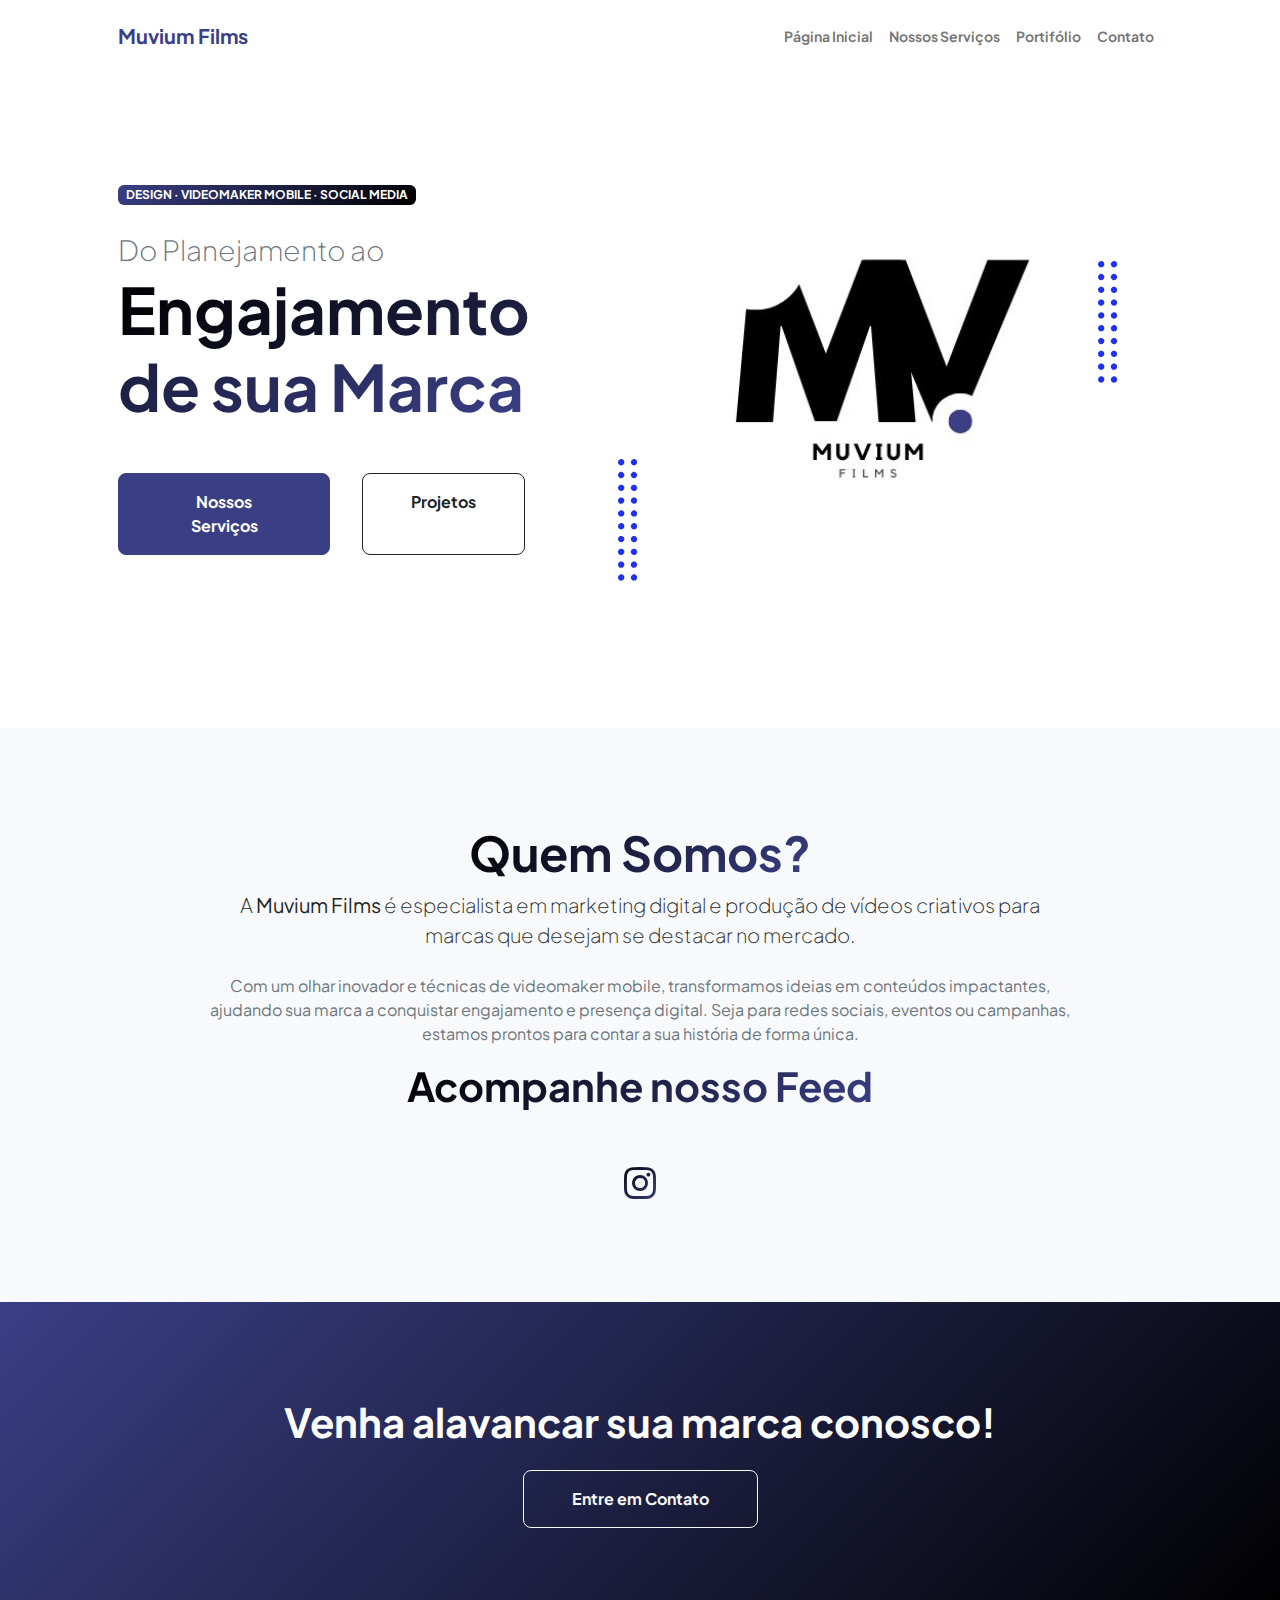
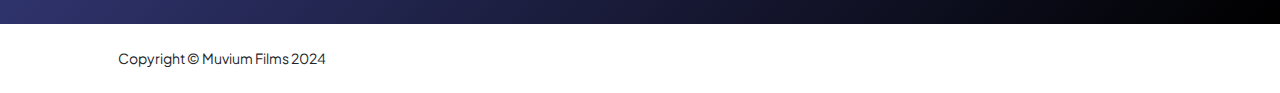
<file: index.html>
<!DOCTYPE html>
<html lang="en">
    <head>
        <meta charset="utf-8" />
        <meta name="viewport" content="width=device-width, initial-scale=1, shrink-to-fit=no" />
        <meta name="description" content="" />
        <meta name="author" content="" />
        <title>Muvium Films</title>
        <!-- Favicon-->
        <link rel="icon" type="image/x-icon" href="assets/logo-png.png" />
        <!-- Custom Google font-->
        <link rel="preconnect" href="https://fonts.googleapis.com" />
        <link rel="preconnect" href="https://fonts.gstatic.com" crossorigin />
        <link href="https://fonts.googleapis.com/css2?family=Plus+Jakarta+Sans:wght@100;200;300;400;500;600;700;800;900&amp;display=swap" rel="stylesheet" />
        <!-- Bootstrap icons-->
        <link href="https://cdn.jsdelivr.net/npm/bootstrap-icons@1.8.1/font/bootstrap-icons.css" rel="stylesheet" />
        <!-- Core theme CSS (includes Bootstrap)-->
        <link href="css/styles.css" rel="stylesheet" />
    </head>
    <body class="d-flex flex-column h-100">
        <main class="flex-shrink-0">
            <!-- Navigation-->
            <nav class="navbar navbar-expand-lg navbar-light bg-white py-3">
                <div class="container px-5">
                    <a class="navbar-brand" href="index.html"><span class="fw-bolder text-primary">Muvium Films</span></a>
                    <button class="navbar-toggler" type="button" data-bs-toggle="collapse" data-bs-target="#navbarSupportedContent" aria-controls="navbarSupportedContent" aria-expanded="false" aria-label="Toggle navigation"><span class="navbar-toggler-icon"></span></button>
                    <div class="collapse navbar-collapse" id="navbarSupportedContent">
                        <ul class="navbar-nav ms-auto mb-2 mb-lg-0 small fw-bolder">
                            <li class="nav-item"><a class="nav-link" href="index.html">Página Inicial</a></li>
                            <li class="nav-item"><a class="nav-link" href="resume.html">Nossos Serviços</a></li>
                            <li class="nav-item"><a class="nav-link" href="projects.html">Portifólio</a></li>
                            <li class="nav-item"><a class="nav-link" href="contact.html">Contato</a></li>
                        </ul>
                    </div>
                </div>
            </nav>
            <!-- Header-->
            <header class="py-5">
                <div class="container px-5 pb-5">
                    <div class="row gx-5 align-items-center">
                        <div class="col-lg-5">
                            <!-- Header text content-->
                            <div class="text-center text-lg-start">
                                <div class="badge bg-gradient-primary-to-secondary text-white mb-4"><div class="text-uppercase">Design &middot; VideoMaker Mobile &middot; Social Media</div></div>
                                <div class="fs-3 fw-light text-muted">Do Planejamento ao</div>
                                <h1 class="display-3 fw-bolder mb-5"><span class="text-gradient d-inline">Engajamento de sua Marca</span></h1>
                                <div class="d-grid gap-3 d-sm-flex justify-content-sm-center justify-content-lg-start mb-3">
                                    <a class="btn btn-primary btn-lg px-5 py-3 me-sm-3 fs-6 fw-bolder" href="resume.html">Nossos Serviços</a>
                                    <a class="btn btn-outline-dark btn-lg px-5 py-3 fs-6 fw-bolder" href="projects.html">Projetos</a>
                                </div>
                            </div>
                        </div>
                        <div class="col-lg-7">
                            <!-- Header profile picture-->
                            <div class="d-flex justify-content-center mt-5 mt-lg-0">
                                <div class="profile bg-gradient-primary-to-secondary">
                                    <!-- TIP: For best results, use a photo with a transparent background like the demo example below-->
                                    <!-- Watch a tutorial on how to do this on YouTube (link)-->
                                    <img class="profile-img" src="assets/1.jpg" alt="..." />
     <div class="dots-1">
                                        <!-- SVG Dots-->
                                        <svg version="1.1" xmlns="http://www.w3.org/2000/svg" xmlns:xlink="http://www.w3.org/1999/xlink" x="0px" y="0px" viewBox="0 0 191.6 1215.4" style="enable-background: new 0 0 191.6 1215.4" xml:space="preserve">
                                            <g transform="translate(0.000000,1280.000000) scale(0.100000,-0.100000)">
                                                <path d="M227.7,12788.6c-105-35-200-141-222-248c-43-206,163-412,369-369c155,32,275,190,260,339c-11,105-90,213-190,262        C383.7,12801.6,289.7,12808.6,227.7,12788.6z"></path>
                                                <path d="M1507.7,12788.6c-151-50-253-216-222-362c25-119,136-230,254-255c194-41,395,142,375,339c-11,105-90,213-190,262        C1663.7,12801.6,1569.7,12808.6,1507.7,12788.6z"></path>
                                                <path d="M227.7,11508.6c-105-35-200-141-222-248c-43-206,163-412,369-369c155,32,275,190,260,339c-11,105-90,213-190,262        C383.7,11521.6,289.7,11528.6,227.7,11508.6z"></path>
                                                <path d="M1507.7,11508.6c-151-50-253-216-222-362c25-119,136-230,254-255c194-41,395,142,375,339c-11,105-90,213-190,262        C1663.7,11521.6,1569.7,11528.6,1507.7,11508.6z"></path>
                                                <path d="M227.7,10228.6c-105-35-200-141-222-248c-43-206,163-412,369-369c155,32,275,190,260,339c-11,105-90,213-190,262        C383.7,10241.6,289.7,10248.6,227.7,10228.6z"></path>
                                                <path d="M1507.7,10228.6c-105-35-200-141-222-248c-43-206,163-412,369-369c155,32,275,190,260,339c-11,105-90,213-190,262        C1663.7,10241.6,1569.7,10248.6,1507.7,10228.6z"></path>
                                                <path d="M227.7,8948.6c-105-35-200-141-222-248c-43-206,163-412,369-369c155,32,275,190,260,339c-11,105-90,213-190,262        C383.7,8961.6,289.7,8968.6,227.7,8948.6z"></path>
                                                <path d="M1507.7,8948.6c-105-35-200-141-222-248c-43-206,163-412,369-369c155,32,275,190,260,339c-11,105-90,213-190,262        C1663.7,8961.6,1569.7,8968.6,1507.7,8948.6z"></path>
                                                <path d="M227.7,7668.6c-105-35-200-141-222-248c-43-206,163-412,369-369c155,32,275,190,260,339c-11,105-90,213-190,262        C383.7,7681.6,289.7,7688.6,227.7,7668.6z"></path>
                                                <path d="M1507.7,7668.6c-105-35-200-141-222-248c-43-206,163-412,369-369c155,32,275,190,260,339c-11,105-90,213-190,262        C1663.7,7681.6,1569.7,7688.6,1507.7,7668.6z"></path>
                                                <path d="M227.7,6388.6c-105-35-200-141-222-248c-43-206,163-412,369-369c155,32,275,190,260,339c-11,105-90,213-190,262        C383.7,6401.6,289.7,6408.6,227.7,6388.6z"></path>
                                                <path d="M1507.7,6388.6c-105-35-200-141-222-248c-43-206,163-412,369-369c155,32,275,190,260,339c-11,105-90,213-190,262        C1663.7,6401.6,1569.7,6408.6,1507.7,6388.6z"></path>
                                                <path d="M227.7,5108.6c-105-35-200-141-222-248c-43-206,163-412,369-369c155,32,275,190,260,339c-11,105-90,213-190,262        C383.7,5121.6,289.7,5128.6,227.7,5108.6z"></path>
                                                <path d="M1507.7,5108.6c-105-35-200-141-222-248c-43-206,163-412,369-369c155,32,275,190,260,339c-11,105-90,213-190,262        C1663.7,5121.6,1569.7,5128.6,1507.7,5108.6z"></path>
                                                <path d="M227.7,3828.6c-105-35-200-141-222-248c-43-206,163-412,369-369c155,32,275,190,260,339c-11,105-90,213-190,262        C383.7,3841.6,289.7,3848.6,227.7,3828.6z"></path>
                                                <path d="M1507.7,3828.6c-105-35-200-141-222-248c-43-206,163-412,369-369c155,32,275,190,260,339c-11,105-90,213-190,262        C1663.7,3841.6,1569.7,3848.6,1507.7,3828.6z"></path>
                                                <path d="M227.7,2548.6c-105-35-200-141-222-248c-43-206,163-412,369-369c155,32,275,190,260,339c-11,105-90,213-190,262        C383.7,2561.6,289.7,2568.6,227.7,2548.6z"></path>
                                                <path d="M1507.7,2548.6c-105-35-200-141-222-248c-43-206,163-412,369-369c155,32,275,190,260,339c-11,105-90,213-190,262        C1663.7,2561.6,1569.7,2568.6,1507.7,2548.6z"></path>
                                                <path d="M227.7,1268.6c-105-35-200-141-222-248c-43-206,163-412,369-369c155,32,275,190,260,339c-11,105-90,213-190,262        C383.7,1281.6,289.7,1288.6,227.7,1268.6z"></path>
                                                <path d="M1507.7,1268.6c-105-35-200-141-222-248c-43-206,163-412,369-369c155,32,275,190,260,339c-11,105-90,213-190,262        C1663.7,1281.6,1569.7,1288.6,1507.7,1268.6z"></path>
                                            </g>
                                        </svg>
                                        <!-- END of SVG dots-->
                                    </div>
                                    <div class="dots-2">
                                        <!-- SVG Dots-->
                                        <svg version="1.1" xmlns="http://www.w3.org/2000/svg" xmlns:xlink="http://www.w3.org/1999/xlink" x="0px" y="0px" viewBox="0 0 191.6 1215.4" style="enable-background: new 0 0 191.6 1215.4" xml:space="preserve">
                                            <g transform="translate(0.000000,1280.000000) scale(0.100000,-0.100000)">
                                                <path d="M227.7,12788.6c-105-35-200-141-222-248c-43-206,163-412,369-369c155,32,275,190,260,339c-11,105-90,213-190,262        C383.7,12801.6,289.7,12808.6,227.7,12788.6z"></path>
                                                <path d="M1507.7,12788.6c-151-50-253-216-222-362c25-119,136-230,254-255c194-41,395,142,375,339c-11,105-90,213-190,262        C1663.7,12801.6,1569.7,12808.6,1507.7,12788.6z"></path>
                                                <path d="M227.7,11508.6c-105-35-200-141-222-248c-43-206,163-412,369-369c155,32,275,190,260,339c-11,105-90,213-190,262        C383.7,11521.6,289.7,11528.6,227.7,11508.6z"></path>
                                                <path d="M1507.7,11508.6c-151-50-253-216-222-362c25-119,136-230,254-255c194-41,395,142,375,339c-11,105-90,213-190,262        C1663.7,11521.6,1569.7,11528.6,1507.7,11508.6z"></path>
                                                <path d="M227.7,10228.6c-105-35-200-141-222-248c-43-206,163-412,369-369c155,32,275,190,260,339c-11,105-90,213-190,262        C383.7,10241.6,289.7,10248.6,227.7,10228.6z"></path>
                                                <path d="M1507.7,10228.6c-105-35-200-141-222-248c-43-206,163-412,369-369c155,32,275,190,260,339c-11,105-90,213-190,262        C1663.7,10241.6,1569.7,10248.6,1507.7,10228.6z"></path>
                                                <path d="M227.7,8948.6c-105-35-200-141-222-248c-43-206,163-412,369-369c155,32,275,190,260,339c-11,105-90,213-190,262        C383.7,8961.6,289.7,8968.6,227.7,8948.6z"></path>
                                                <path d="M1507.7,8948.6c-105-35-200-141-222-248c-43-206,163-412,369-369c155,32,275,190,260,339c-11,105-90,213-190,262        C1663.7,8961.6,1569.7,8968.6,1507.7,8948.6z"></path>
                                                <path d="M227.7,7668.6c-105-35-200-141-222-248c-43-206,163-412,369-369c155,32,275,190,260,339c-11,105-90,213-190,262        C383.7,7681.6,289.7,7688.6,227.7,7668.6z"></path>
                                                <path d="M1507.7,7668.6c-105-35-200-141-222-248c-43-206,163-412,369-369c155,32,275,190,260,339c-11,105-90,213-190,262        C1663.7,7681.6,1569.7,7688.6,1507.7,7668.6z"></path>
                                                <path d="M227.7,6388.6c-105-35-200-141-222-248c-43-206,163-412,369-369c155,32,275,190,260,339c-11,105-90,213-190,262        C383.7,6401.6,289.7,6408.6,227.7,6388.6z"></path>
                                                <path d="M1507.7,6388.6c-105-35-200-141-222-248c-43-206,163-412,369-369c155,32,275,190,260,339c-11,105-90,213-190,262        C1663.7,6401.6,1569.7,6408.6,1507.7,6388.6z"></path>
                                                <path d="M227.7,5108.6c-105-35-200-141-222-248c-43-206,163-412,369-369c155,32,275,190,260,339c-11,105-90,213-190,262        C383.7,5121.6,289.7,5128.6,227.7,5108.6z"></path>
                                                <path d="M1507.7,5108.6c-105-35-200-141-222-248c-43-206,163-412,369-369c155,32,275,190,260,339c-11,105-90,213-190,262        C1663.7,5121.6,1569.7,5128.6,1507.7,5108.6z"></path>
                                                <path d="M227.7,3828.6c-105-35-200-141-222-248c-43-206,163-412,369-369c155,32,275,190,260,339c-11,105-90,213-190,262        C383.7,3841.6,289.7,3848.6,227.7,3828.6z"></path>
                                                <path d="M1507.7,3828.6c-105-35-200-141-222-248c-43-206,163-412,369-369c155,32,275,190,260,339c-11,105-90,213-190,262        C1663.7,3841.6,1569.7,3848.6,1507.7,3828.6z"></path>
                                                <path d="M227.7,2548.6c-105-35-200-141-222-248c-43-206,163-412,369-369c155,32,275,190,260,339c-11,105-90,213-190,262        C383.7,2561.6,289.7,2568.6,227.7,2548.6z"></path>
                                                <path d="M1507.7,2548.6c-105-35-200-141-222-248c-43-206,163-412,369-369c155,32,275,190,260,339c-11,105-90,213-190,262        C1663.7,2561.6,1569.7,2568.6,1507.7,2548.6z"></path>
                                                <path d="M227.7,1268.6c-105-35-200-141-222-248c-43-206,163-412,369-369c155,32,275,190,260,339c-11,105-90,213-190,262        C383.7,1281.6,289.7,1288.6,227.7,1268.6z"></path>
                                                <path d="M1507.7,1268.6c-105-35-200-141-222-248c-43-206,163-412,369-369c155,32,275,190,260,339c-11,105-90,213-190,262        C1663.7,1281.6,1569.7,1288.6,1507.7,1268.6z"></path>
                                            </g>
                                        </svg>
                                        <!-- END of SVG dots-->
                                    </div>
                                    <div class="dots-3">
                                        <!-- SVG Dots-->
                                        <svg version="1.1" xmlns="http://www.w3.org/2000/svg" xmlns:xlink="http://www.w3.org/1999/xlink" x="0px" y="0px" viewBox="0 0 191.6 1215.4" style="enable-background: new 0 0 191.6 1215.4" xml:space="preserve">
                                            <g transform="translate(0.000000,1280.000000) scale(0.100000,-0.100000)">
                                                <path d="M227.7,12788.6c-105-35-200-141-222-248c-43-206,163-412,369-369c155,32,275,190,260,339c-11,105-90,213-190,262        C383.7,12801.6,289.7,12808.6,227.7,12788.6z"></path>
                                                <path d="M1507.7,12788.6c-151-50-253-216-222-362c25-119,136-230,254-255c194-41,395,142,375,339c-11,105-90,213-190,262        C1663.7,12801.6,1569.7,12808.6,1507.7,12788.6z"></path>
                                                <path d="M227.7,11508.6c-105-35-200-141-222-248c-43-206,163-412,369-369c155,32,275,190,260,339c-11,105-90,213-190,262        C383.7,11521.6,289.7,11528.6,227.7,11508.6z"></path>
                                                <path d="M1507.7,11508.6c-151-50-253-216-222-362c25-119,136-230,254-255c194-41,395,142,375,339c-11,105-90,213-190,262        C1663.7,11521.6,1569.7,11528.6,1507.7,11508.6z"></path>
                                                <path d="M227.7,10228.6c-105-35-200-141-222-248c-43-206,163-412,369-369c155,32,275,190,260,339c-11,105-90,213-190,262        C383.7,10241.6,289.7,10248.6,227.7,10228.6z"></path>
                                                <path d="M1507.7,10228.6c-105-35-200-141-222-248c-43-206,163-412,369-369c155,32,275,190,260,339c-11,105-90,213-190,262        C1663.7,10241.6,1569.7,10248.6,1507.7,10228.6z"></path>
                                                <path d="M227.7,8948.6c-105-35-200-141-222-248c-43-206,163-412,369-369c155,32,275,190,260,339c-11,105-90,213-190,262        C383.7,8961.6,289.7,8968.6,227.7,8948.6z"></path>
                                                <path d="M1507.7,8948.6c-105-35-200-141-222-248c-43-206,163-412,369-369c155,32,275,190,260,339c-11,105-90,213-190,262        C1663.7,8961.6,1569.7,8968.6,1507.7,8948.6z"></path>
                                                <path d="M227.7,7668.6c-105-35-200-141-222-248c-43-206,163-412,369-369c155,32,275,190,260,339c-11,105-90,213-190,262        C383.7,7681.6,289.7,7688.6,227.7,7668.6z"></path>
                                                <path d="M1507.7,7668.6c-105-35-200-141-222-248c-43-206,163-412,369-369c155,32,275,190,260,339c-11,105-90,213-190,262        C1663.7,7681.6,1569.7,7688.6,1507.7,7668.6z"></path>
                                                <path d="M227.7,6388.6c-105-35-200-141-222-248c-43-206,163-412,369-369c155,32,275,190,260,339c-11,105-90,213-190,262        C383.7,6401.6,289.7,6408.6,227.7,6388.6z"></path>
                                                <path d="M1507.7,6388.6c-105-35-200-141-222-248c-43-206,163-412,369-369c155,32,275,190,260,339c-11,105-90,213-190,262        C1663.7,6401.6,1569.7,6408.6,1507.7,6388.6z"></path>
                                                <path d="M227.7,5108.6c-105-35-200-141-222-248c-43-206,163-412,369-369c155,32,275,190,260,339c-11,105-90,213-190,262        C383.7,5121.6,289.7,5128.6,227.7,5108.6z"></path>
                                                <path d="M1507.7,5108.6c-105-35-200-141-222-248c-43-206,163-412,369-369c155,32,275,190,260,339c-11,105-90,213-190,262        C1663.7,5121.6,1569.7,5128.6,1507.7,5108.6z"></path>
                                                <path d="M227.7,3828.6c-105-35-200-141-222-248c-43-206,163-412,369-369c155,32,275,190,260,339c-11,105-90,213-190,262        C383.7,3841.6,289.7,3848.6,227.7,3828.6z"></path>
                                                <path d="M1507.7,3828.6c-105-35-200-141-222-248c-43-206,163-412,369-369c155,32,275,190,260,339c-11,105-90,213-190,262        C1663.7,3841.6,1569.7,3848.6,1507.7,3828.6z"></path>
                                                <path d="M227.7,2548.6c-105-35-200-141-222-248c-43-206,163-412,369-369c155,32,275,190,260,339c-11,105-90,213-190,262        C383.7,2561.6,289.7,2568.6,227.7,2548.6z"></path>
                                                <path d="M1507.7,2548.6c-105-35-200-141-222-248c-43-206,163-412,369-369c155,32,275,190,260,339c-11,105-90,213-190,262        C1663.7,2561.6,1569.7,2568.6,1507.7,2548.6z"></path>
                                                <path d="M227.7,1268.6c-105-35-200-141-222-248c-43-206,163-412,369-369c155,32,275,190,260,339c-11,105-90,213-190,262        C383.7,1281.6,289.7,1288.6,227.7,1268.6z"></path>
                                                <path d="M1507.7,1268.6c-105-35-200-141-222-248c-43-206,163-412,369-369c155,32,275,190,260,339c-11,105-90,213-190,262        C1663.7,1281.6,1569.7,1288.6,1507.7,1268.6z"></path>
                                            </g>
                                        </svg>
                                        <!-- END of SVG dots-->
                                    </div>
                                    <div class="dots-4">
                                        <!-- SVG Dots-->
                                        <svg version="1.1" xmlns="http://www.w3.org/2000/svg" xmlns:xlink="http://www.w3.org/1999/xlink" x="0px" y="0px" viewBox="0 0 191.6 1215.4" style="enable-background: new 0 0 191.6 1215.4" xml:space="preserve">
                                            <g transform="translate(0.000000,1280.000000) scale(0.100000,-0.100000)">
                                                <path d="M227.7,12788.6c-105-35-200-141-222-248c-43-206,163-412,369-369c155,32,275,190,260,339c-11,105-90,213-190,262        C383.7,12801.6,289.7,12808.6,227.7,12788.6z"></path>
                                                <path d="M1507.7,12788.6c-151-50-253-216-222-362c25-119,136-230,254-255c194-41,395,142,375,339c-11,105-90,213-190,262        C1663.7,12801.6,1569.7,12808.6,1507.7,12788.6z"></path>
                                                <path d="M227.7,11508.6c-105-35-200-141-222-248c-43-206,163-412,369-369c155,32,275,190,260,339c-11,105-90,213-190,262        C383.7,11521.6,289.7,11528.6,227.7,11508.6z"></path>
                                                <path d="M1507.7,11508.6c-151-50-253-216-222-362c25-119,136-230,254-255c194-41,395,142,375,339c-11,105-90,213-190,262        C1663.7,11521.6,1569.7,11528.6,1507.7,11508.6z"></path>
                                                <path d="M227.7,10228.6c-105-35-200-141-222-248c-43-206,163-412,369-369c155,32,275,190,260,339c-11,105-90,213-190,262        C383.7,10241.6,289.7,10248.6,227.7,10228.6z"></path>
                                                <path d="M1507.7,10228.6c-105-35-200-141-222-248c-43-206,163-412,369-369c155,32,275,190,260,339c-11,105-90,213-190,262        C1663.7,10241.6,1569.7,10248.6,1507.7,10228.6z"></path>
                                                <path d="M227.7,8948.6c-105-35-200-141-222-248c-43-206,163-412,369-369c155,32,275,190,260,339c-11,105-90,213-190,262        C383.7,8961.6,289.7,8968.6,227.7,8948.6z"></path>
                                                <path d="M1507.7,8948.6c-105-35-200-141-222-248c-43-206,163-412,369-369c155,32,275,190,260,339c-11,105-90,213-190,262        C1663.7,8961.6,1569.7,8968.6,1507.7,8948.6z"></path>
                                                <path d="M227.7,7668.6c-105-35-200-141-222-248c-43-206,163-412,369-369c155,32,275,190,260,339c-11,105-90,213-190,262        C383.7,7681.6,289.7,7688.6,227.7,7668.6z"></path>
                                                <path d="M1507.7,7668.6c-105-35-200-141-222-248c-43-206,163-412,369-369c155,32,275,190,260,339c-11,105-90,213-190,262        C1663.7,7681.6,1569.7,7688.6,1507.7,7668.6z"></path>
                                                <path d="M227.7,6388.6c-105-35-200-141-222-248c-43-206,163-412,369-369c155,32,275,190,260,339c-11,105-90,213-190,262        C383.7,6401.6,289.7,6408.6,227.7,6388.6z"></path>
                                                <path d="M1507.7,6388.6c-105-35-200-141-222-248c-43-206,163-412,369-369c155,32,275,190,260,339c-11,105-90,213-190,262        C1663.7,6401.6,1569.7,6408.6,1507.7,6388.6z"></path>
                                                <path d="M227.7,5108.6c-105-35-200-141-222-248c-43-206,163-412,369-369c155,32,275,190,260,339c-11,105-90,213-190,262        C383.7,5121.6,289.7,5128.6,227.7,5108.6z"></path>
                                                <path d="M1507.7,5108.6c-105-35-200-141-222-248c-43-206,163-412,369-369c155,32,275,190,260,339c-11,105-90,213-190,262        C1663.7,5121.6,1569.7,5128.6,1507.7,5108.6z"></path>
                                                <path d="M227.7,3828.6c-105-35-200-141-222-248c-43-206,163-412,369-369c155,32,275,190,260,339c-11,105-90,213-190,262        C383.7,3841.6,289.7,3848.6,227.7,3828.6z"></path>
                                                <path d="M1507.7,3828.6c-105-35-200-141-222-248c-43-206,163-412,369-369c155,32,275,190,260,339c-11,105-90,213-190,262        C1663.7,3841.6,1569.7,3848.6,1507.7,3828.6z"></path>
                                                <path d="M227.7,2548.6c-105-35-200-141-222-248c-43-206,163-412,369-369c155,32,275,190,260,339c-11,105-90,213-190,262        C383.7,2561.6,289.7,2568.6,227.7,2548.6z"></path>
                                                <path d="M1507.7,2548.6c-105-35-200-141-222-248c-43-206,163-412,369-369c155,32,275,190,260,339c-11,105-90,213-190,262        C1663.7,2561.6,1569.7,2568.6,1507.7,2548.6z"></path>
                                                <path d="M227.7,1268.6c-105-35-200-141-222-248c-43-206,163-412,369-369c155,32,275,190,260,339c-11,105-90,213-190,262        C383.7,1281.6,289.7,1288.6,227.7,1268.6z"></path>
                                                <path d="M1507.7,1268.6c-105-35-200-141-222-248c-43-206,163-412,369-369c155,32,275,190,260,339c-11,105-90,213-190,262        C1663.7,1281.6,1569.7,1288.6,1507.7,1268.6z"></path>
                                            </g>
                                        </svg>
                                </div>
                            </div>
                        </div>
                    </div>
                </div>
            </header>

            <!-- About Section-->
            <section class="bg-light py-5">
                <div class="container px-5">
                    <div class="row gx-5 justify-content-center">
                        <div class="col-xxl-8 col-lg-10">
                            <div class="text-center my-5">
                                <h2 class="display-5 fw-bolder"><span class="text-gradient d-inline">Quem Somos?</span></h2>
                                <p class="lead fw-light mb-4">A <strong>Muvium Films</strong> é especialista em marketing digital e produção de vídeos criativos para marcas que desejam se destacar no mercado.</p>
                                <p class="text-muted">Com um olhar inovador e técnicas de videomaker mobile, transformamos ideias em conteúdos impactantes, ajudando sua marca a conquistar engajamento e presença digital. Seja para redes sociais, eventos ou campanhas, estamos prontos para contar a sua história de forma única.</p>
                                <h1 class="display-4 fw-bolder mb-0"><span class="text-gradient d-inline">Acompanhe nosso Feed</span></h1>
                                <!-- Instagram Feed -->
                                <div id="instagram-feed" class="d-flex justify-content-center gap-4 mt-4"></div>
                                
                                <div class="d-flex justify-content-center fs-2 gap-4 mt-4">
                                    <a class="text-gradient" href="https://www.instagram.com/muviumfilms/" target="_blank" aria-label="Instagram"><i class="bi bi-instagram"></i></a>
                                </div>
                            </div>
                        </div>
                    </div>
                </div>
            </section>
            
            <!-- Call to Action Section-->
            <section class="py-5 bg-gradient-primary-to-secondary text-white">
                <div class="container px-5 my-5">
                    <div class="text-center">
                        <h2 class="display-4 fw-bolder mb-4">Venha alavancar sua marca conosco!</h2>
                        <a class="btn btn-outline-light btn-lg px-5 py-3 fs-6 fw-bolder" href="contact.html">Entre em Contato</a>
                    </div>
                </div>
            </section>
        </main>
        <!-- Footer-->
        <footer class="bg-white py-4 mt-auto">
            <div class="container px-5">
                <div class="row align-items-center justify-content-between flex-column flex-sm-row">
                    <div class="col-auto"><div class="small m-0">Copyright &copy; Muvium Films 2024</div></div>
                </div>
            </div>
        </footer>
        <!-- Bootstrap core JS-->
        <script src="https://cdn.jsdelivr.net/npm/bootstrap@5.2.3/dist/js/bootstrap.bundle.min.js"></script>
        <!-- Core theme JS-->
        <script src="js/scripts.js"></script>
        
    </body>
</html>
</file>
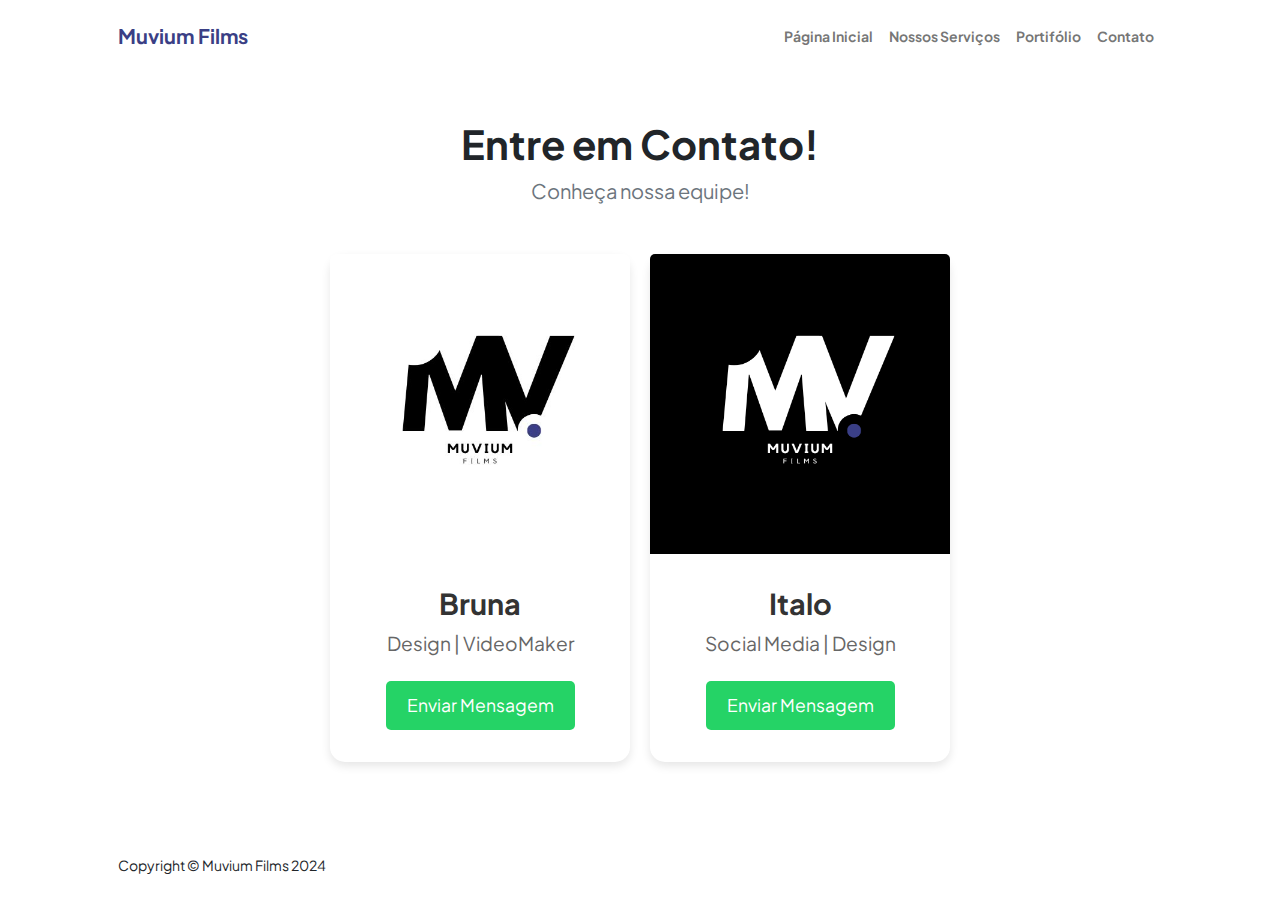
<file: contact.html>
<!DOCTYPE html>
<html lang="en">
<head>
    <meta charset="utf-8" />
    <meta name="viewport" content="width=device-width, initial-scale=1, shrink-to-fit=no" />
    <meta name="description" content />
    <meta name="author" content />
    <title>Contato Muvium Films</title>
    <!-- Favicon-->
    <link rel="icon" type="image/x-icon" href="assets/logo-png.png" />
    <!-- Custom Google font-->
    <link rel="preconnect" href="https://fonts.googleapis.com" />
    <link rel="preconnect" href="https://fonts.gstatic.com" crossorigin />
    <link href="https://fonts.googleapis.com/css2?family=Plus+Jakarta+Sans:wght@100;200;300;400;500;600;700;800;900&amp;display=swap" rel="stylesheet" />
    <!-- Bootstrap icons-->
    <link href="https://cdn.jsdelivr.net/npm/bootstrap-icons@1.8.1/font/bootstrap-icons.css" rel="stylesheet" />
    <!-- Core theme CSS (includes Bootstrap)-->
    <link href="css/styles.css" rel="stylesheet" />
    <style>
        /* Estilo dos cards */
        .card {
            border: none;
            border-radius: 15px;
            box-shadow: 0 4px 10px rgba(0, 0, 0, 0.1);
            transition: transform 0.3s ease, box-shadow 0.3s ease;
            margin-bottom: 20px;
        }

        .card:hover {
            transform: translateY(-5px);
            box-shadow: 0 8px 20px rgba(0, 0, 0, 0.2);
        }

        .card-body {
            text-align: center;
            padding: 2rem;
        }

        .card-title {
            font-size: 1.8rem;
            font-weight: bold;
            color: #333;
        }

        .card-text {
            font-size: 1.2rem;
            color: #666;
            margin-bottom: 1.5rem;
        }

        .btn-contact {
            background-color: #25D366; /* Cor do WhatsApp */
            color: white;
            font-size: 1.1rem;
            border-radius: 5px;
            padding: 10px 20px;
            transition: background-color 0.3s ease, transform 0.3s ease;
        }

        .btn-contact:hover {
            background-color: #128C7E; /* Cor de hover */
            transform: translateY(-3px);
        }

        /* Container para os cards */
        .container-cards {
            display: flex;
            flex-wrap: wrap;
            justify-content: center;
            gap: 20px;
            margin-top: 2rem;
        }

        .col-lg-4 {
            width: 100%;
            max-width: 300px;
        }

        @media (min-width: 768px) {
            .col-lg-4 {
                width: 48%;
            }
        }

        @media (min-width: 992px) {
            .col-lg-4 {
                width: 30%;
            }
        }
    </style>
</head>
<body class="d-flex flex-column">
    <main class="flex-shrink-0">
        <!-- Navigation-->
        <nav class="navbar navbar-expand-lg navbar-light bg-white py-3">
            <div class="container px-5">
                <a class="navbar-brand" href="index.html"><span class="fw-bolder text-primary">Muvium Films</span></a>
                <button class="navbar-toggler" type="button" data-bs-toggle="collapse" data-bs-target="#navbarSupportedContent" aria-controls="navbarSupportedContent" aria-expanded="false" aria-label="Toggle navigation"><span class="navbar-toggler-icon"></span></button>
                <div class="collapse navbar-collapse" id="navbarSupportedContent">
                    <ul class="navbar-nav ms-auto mb-2 mb-lg-0 small fw-bolder">
                        <li class="nav-item"><a class="nav-link" href="index.html">Página Inicial</a></li>
                        <li class="nav-item"><a class="nav-link" href="resume.html">Nossos Serviços</a></li>
                        <li class="nav-item"><a class="nav-link" href="projects.html">Portifólio</a></li>
                        <li class="nav-item"><a class="nav-link" href="contact.html">Contato</a></li>
                    </ul>
                </div>
            </div>
        </nav>

        <!-- Page content-->
        <section class="py-5">
            <div class="container px-5">
                <div class="text-center mb-5">
                    <h1 class="fw-bolder">Entre em Contato!</h1>
                    <p class="lead fw-normal text-muted mb-0">Conheça nossa equipe!</p>
                </div>

                <!-- Container para os cards -->
                <div class="container-cards">
                    <!-- Card Bruna -->
                    <div class="col-lg-4">
                        <div class="card">
                            <img src="./assets/1.jpg" class="card-img-top" alt="Bruna">
                            <div class="card-body">
                                <h5 class="card-title">Bruna</h5>
                                <p class="card-text">Design | VideoMaker</p>
                                <a href="https://api.whatsapp.com/send?phone=556593085418" target="_blank" class="btn btn-contact">Enviar Mensagem</a>
                            </div>
                        </div>
                    </div>
                    <!-- Card Italo -->
                    <div class="col-lg-4">
                        <div class="card">
                            <img src="./assets/3.png" class="card-img-top" alt="Italo">
                            <div class="card-body">
                                <h5 class="card-title">Italo</h5>
                                <p class="card-text">Social Media | Design</p>
                                <a href="https://api.whatsapp.com/send?phone=556592428441" target="_blank" class="btn btn-contact">Enviar Mensagem</a>
                            </div>
                        </div>
                    </div>
                </div>
            </div>
        </section>
    </main>

    <!-- Footer-->
    <footer class="bg-white py-4 mt-auto">
        <div class="container px-5">
            <div class="row align-items-center justify-content-between flex-column flex-sm-row">
                <div class="col-auto"><div class="small m-0">Copyright &copy; Muvium Films 2024</div></div>
            </div>
        </div>
    </footer>

    <script src="https://cdn.jsdelivr.net/npm/bootstrap@5.2.3/dist/js/bootstrap.bundle.min.js"></script>
</body>
</html>
</file>
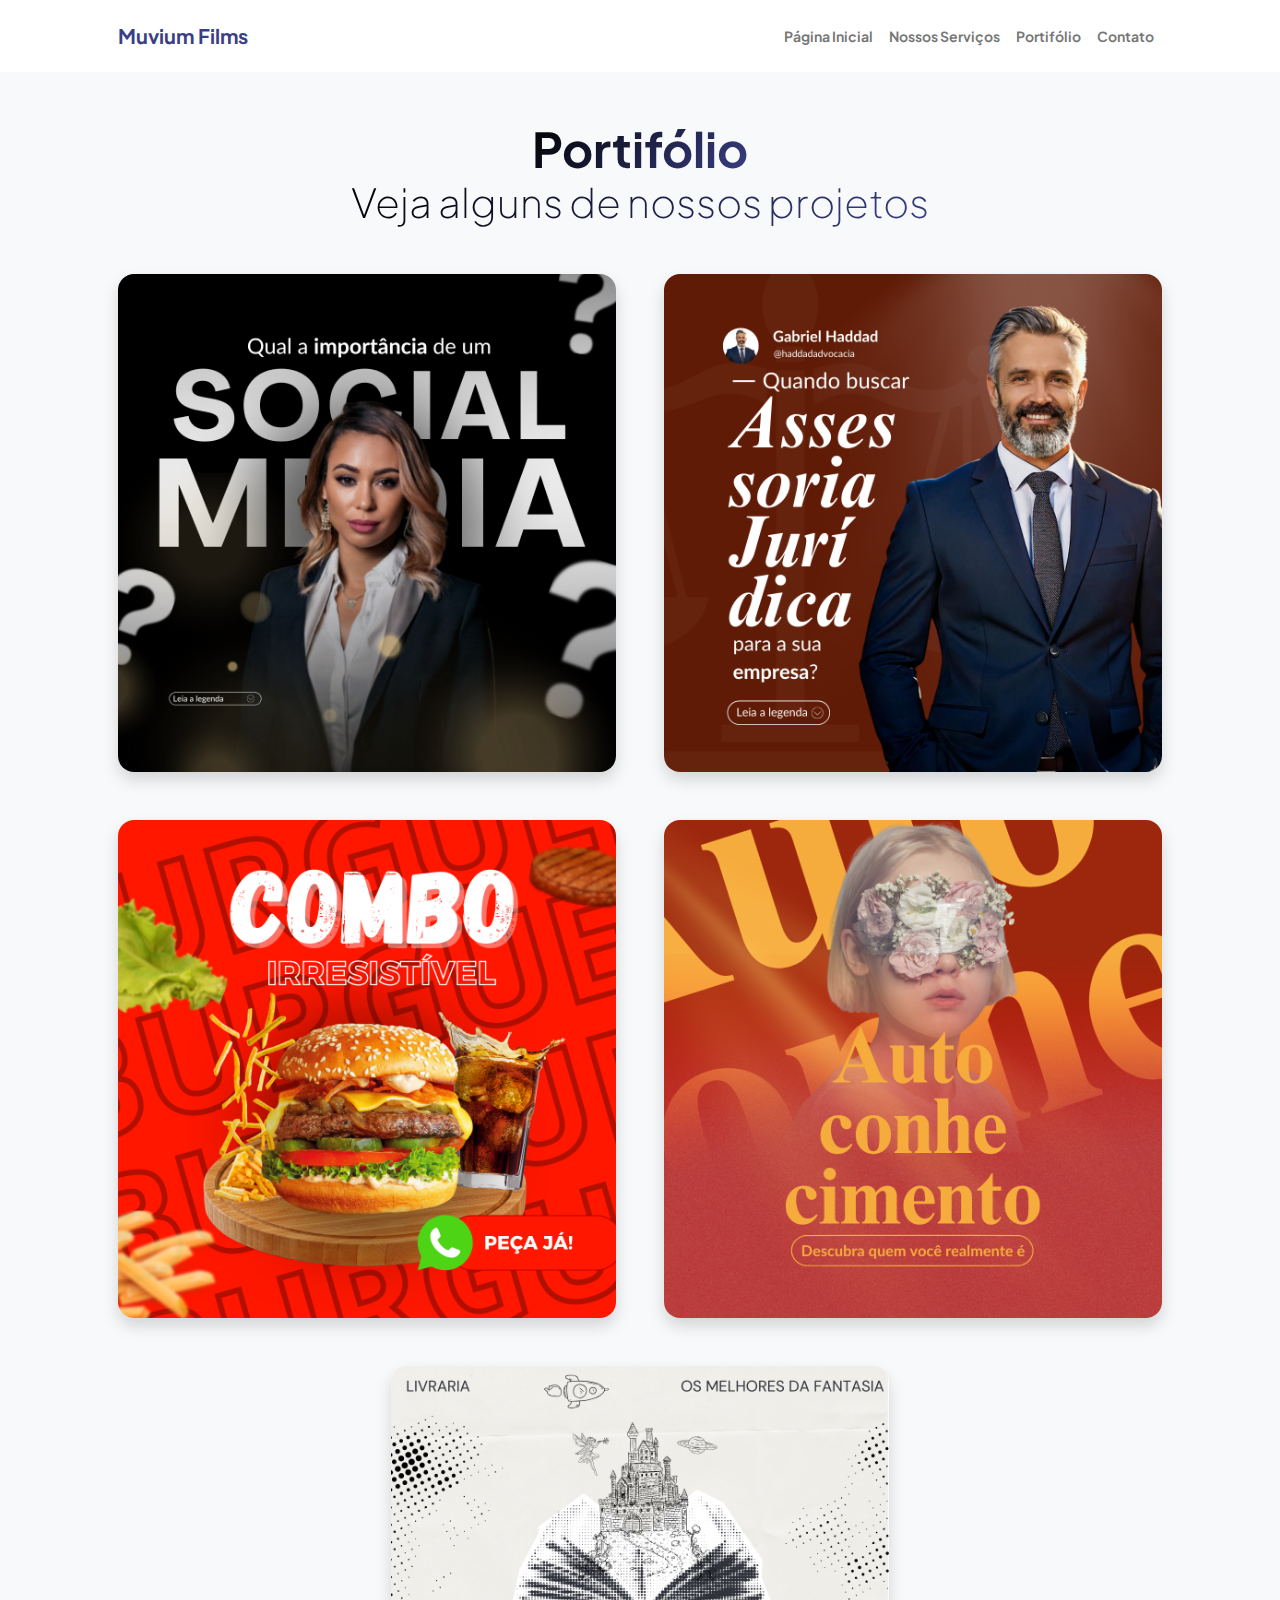
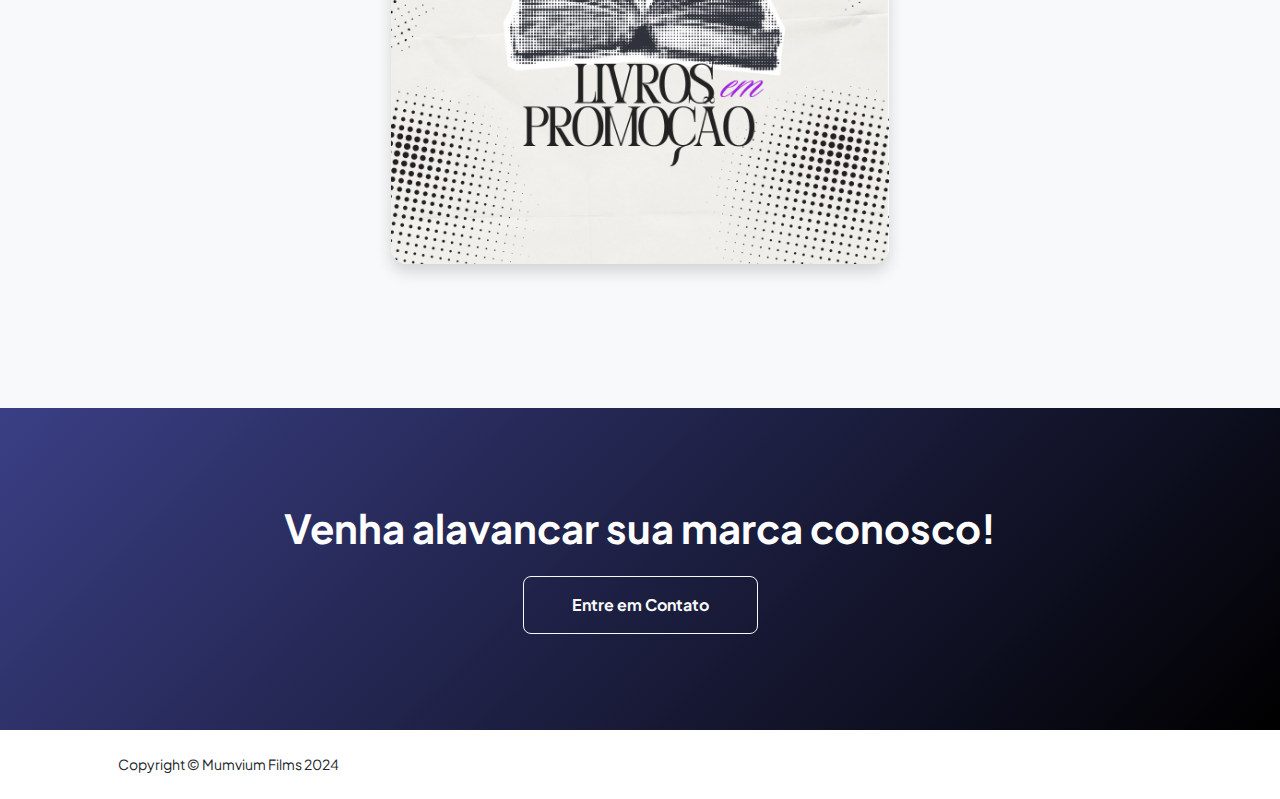
<file: projects.html>
<!DOCTYPE html>
<html lang="en">
    <head>
        <meta charset="utf-8" />
        <meta name="viewport" content="width=device-width, initial-scale=1, shrink-to-fit=no" />
        <meta name="description" content="" />
        <meta name="author" content="" />
        <title>Muvium Films</title>
        <!-- Favicon-->
        <link rel="icon" type="image/x-icon" href="assets/logo-png.png" />
        <!-- Custom Google font-->
        <link rel="preconnect" href="https://fonts.googleapis.com" />
        <link rel="preconnect" href="https://fonts.gstatic.com" crossorigin />
        <link href="https://fonts.googleapis.com/css2?family=Plus+Jakarta+Sans:wght@100;200;300;400;500;600;700;800;900&amp;display=swap" rel="stylesheet" />
        <!-- Bootstrap icons-->
        <link href="https://cdn.jsdelivr.net/npm/bootstrap-icons@1.8.1/font/bootstrap-icons.css" rel="stylesheet" />
        <!-- Core theme CSS (includes Bootstrap)-->
        <link href="css/styles.css" rel="stylesheet" />
    </head>
    <body class="d-flex flex-column h-100 bg-light">
        <main class="flex-shrink-0">
            <!-- Navigation-->
            <nav class="navbar navbar-expand-lg navbar-light bg-white py-3">
                <div class="container px-5">
                    <a class="navbar-brand" href="index.html"><span class="fw-bolder text-primary">Muvium Films</span></a>
                    <button class="navbar-toggler" type="button" data-bs-toggle="collapse" data-bs-target="#navbarSupportedContent" aria-controls="navbarSupportedContent" aria-expanded="false" aria-label="Toggle navigation"><span class="navbar-toggler-icon"></span></button>
                    <div class="collapse navbar-collapse" id="navbarSupportedContent">
                        <ul class="navbar-nav ms-auto mb-2 mb-lg-0 small fw-bolder">
                            <li class="nav-item"><a class="nav-link" href="index.html">Página Inicial</a></li>
                            <li class="nav-item"><a class="nav-link" href="resume.html">Nossos Serviços</a></li>
                            <li class="nav-item"><a class="nav-link" href="projects.html">Portifólio</a></li>
                            <li class="nav-item"><a class="nav-link" href="contact.html">Contato</a></li>
                        </ul>
                    </div>
                </div>
            </nav>
            <!-- Projects Section-->
            <section class="py-5">
                <div class="container px-5 mb-5">
                    <div class="text-center mb-5">
                        <h1 class="display-5 fw-bolder mb-0"><span class="text-gradient d-inline">Portifólio</span></h1>
                        <h5 class="display-4 mb-0"><span class="text-gradient ">Veja alguns de nossos projetos</span></h5>
                    </div>
                    <div class="row gx-5 justify-content-center">
                        <div class="col-lg-6 col-md-6 col-12 mb-5">
                            <!-- Project Card 1-->
                            <div class="card overflow-hidden shadow rounded-4 border-0">
                                <div class="card-body p-0">
                                    <div class="d-flex flex-column">
                                       
                                        <img class="img-fluid" src="./assets/social media - portfolio.png" alt="..." style="object-fit: cover;">
                                    </div>
                                </div>
                            </div>
                        </div>
                        <div class="col-lg-6 col-md-6 col-12 mb-5">
                            <!-- Project Card 2-->
                            <div class="card overflow-hidden shadow rounded-4 border-0">
                                <div class="card-body p-0">
                                    <div class="d-flex flex-column">
                                       
                                        <img class="img-fluid" src="./assets/Post - Advogado.png" alt="..." style="object-fit: cover;">
                                    </div>
                                </div>
                            </div>
                        </div>
                        <div class="col-lg-6 col-md-6 col-12 mb-5">
                            <!-- Project Card 3-->
                            <div class="card overflow-hidden shadow rounded-4 border-0">
                                <div class="card-body p-0">
                                    <div class="d-flex flex-column">
                                      
                                        <img class="img-fluid" src="./assets/post hamburguer  portfolio.png" alt="..." style="object-fit: cover;">
                                    </div>
                                </div>
                            </div>
                        </div>
                        <div class="col-lg-6 col-md-6 col-12 mb-5">
                            <!-- Project Card 4-->
                            <div class="card overflow-hidden shadow rounded-4 border-0">
                                <div class="card-body p-0">
                                    <div class="d-flex flex-column">
                                      
                                        <img class="img-fluid" src="./assets/post - autoconhecimento.png" alt="..." style="object-fit: cover;">
                                    </div>
                                </div>
                            </div>
                        </div>
                        <div class="col-lg-6 col-md-6 col-12 mb-5">
                            <!-- Project Card 4-->
                            <div class="card overflow-hidden shadow rounded-4 border-0">
                                <div class="card-body p-0">
                                    <div class="d-flex flex-column">
                                      
                                        <img class="img-fluid" src="./assets/Livraria.png" alt="..." style="object-fit: cover;">
                                    </div>
                                </div>
                            </div>
                        </div>
                    </div>
                </div>
            </section>
            <!-- Call to action section-->
            <section class="py-5 bg-gradient-primary-to-secondary text-white">
                <div class="container px-5 my-5">
                    <div class="text-center">
                        <h2 class="display-4 fw-bolder mb-4">Venha alavancar sua marca conosco!</h2>
                        <a class="btn btn-outline-light btn-lg px-5 py-3 fs-6 fw-bolder" href="contact.html">Entre em Contato</a>
                    </div>
                </div>
            </section>
        </main>
        <!-- Footer-->
        <footer class="bg-white py-4 mt-auto">
            <div class="container px-5">
                <div class="row align-items-center justify-content-between flex-column flex-sm-row">
                    <div class="col-auto"><div class="small m-0">Copyright &copy; Mumvium Films 2024</div></div>
                   
                </div>
            </div>
        </footer>
        <!-- Bootstrap core JS-->
        <script src="https://cdn.jsdelivr.net/npm/bootstrap@5.2.3/dist/js/bootstrap.bundle.min.js"></script>
        <!-- Core theme JS-->
        <script src="js/scripts.js"></script>
    </body>
</html>
</file>
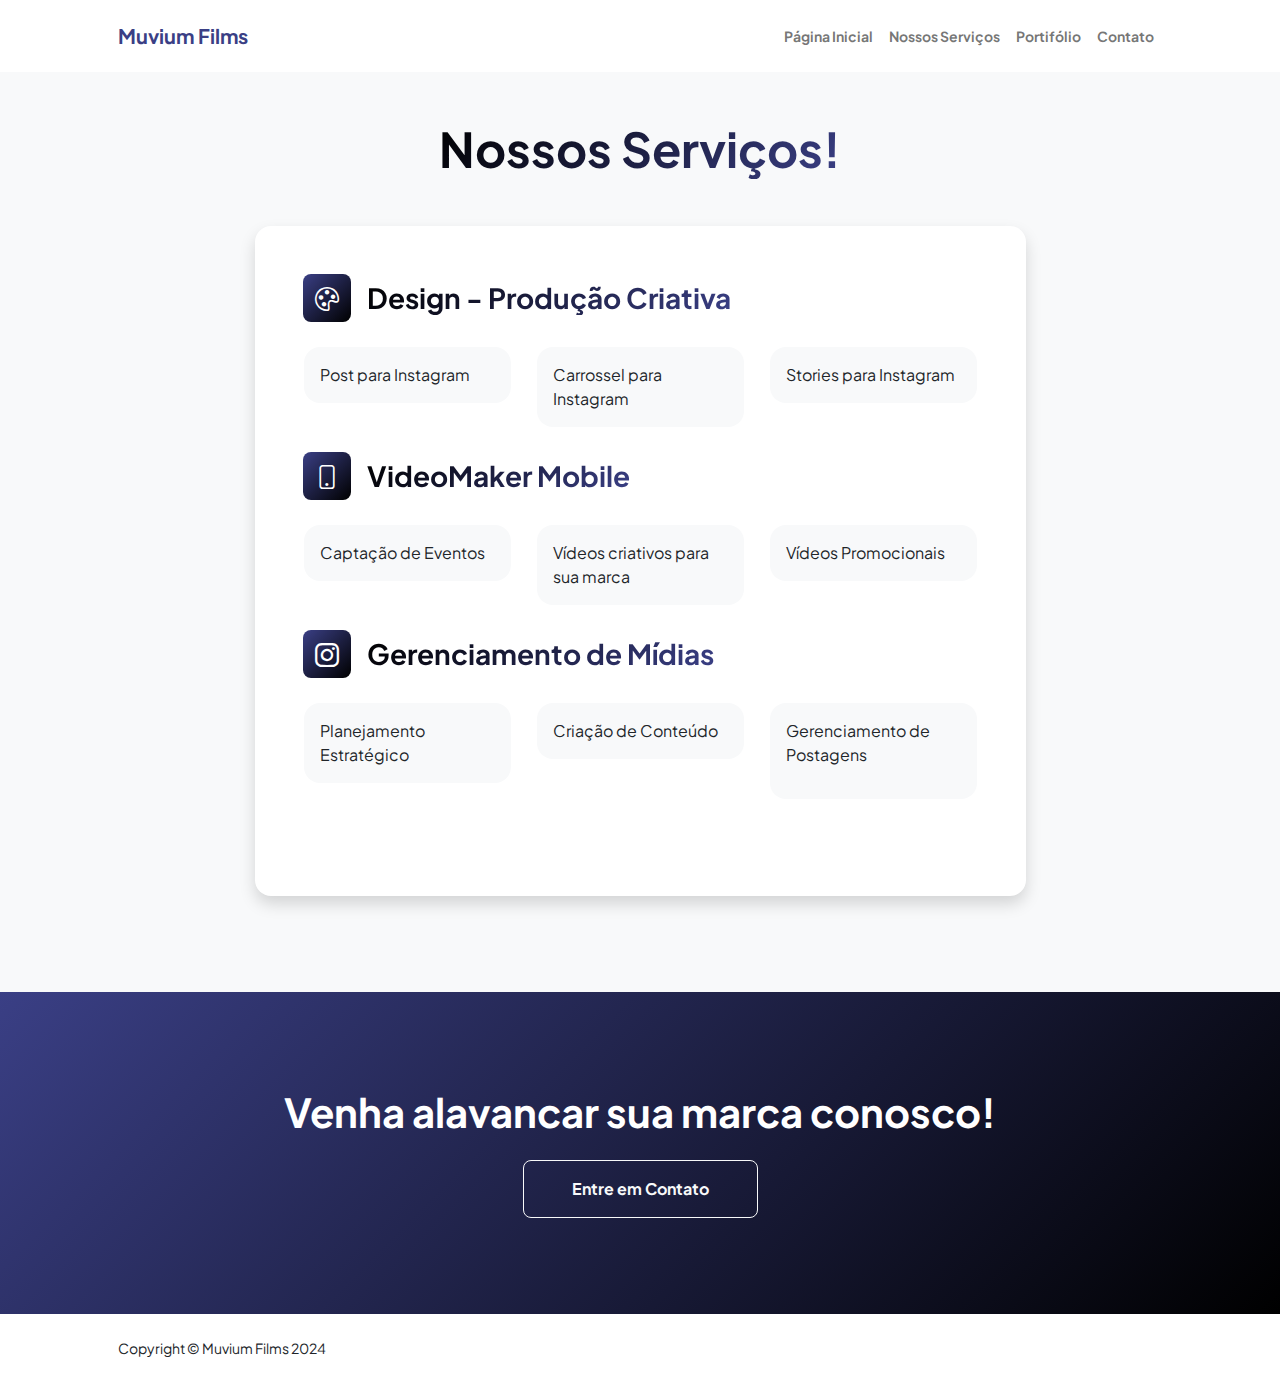
<file: resume.html>
<!DOCTYPE html>
<html lang="en">
    <head>
        <meta charset="utf-8" />
        <meta name="viewport" content="width=device-width, initial-scale=1, shrink-to-fit=no" />
        <meta name="description" content="" />
        <meta name="author" content="" />
        <title>Muvium Films</title>
        <!-- Favicon-->
        <link rel="icon" type="image/x-icon" href="assets/logo-png.png" />
        <!-- Custom Google font-->
        <link rel="preconnect" href="https://fonts.googleapis.com" />
        <link rel="preconnect" href="https://fonts.gstatic.com" crossorigin />
        <link href="https://fonts.googleapis.com/css2?family=Plus+Jakarta+Sans:wght@100;200;300;400;500;600;700;800;900&amp;display=swap" rel="stylesheet" />
        <!-- Bootstrap icons-->
        <link href="https://cdn.jsdelivr.net/npm/bootstrap-icons@1.8.1/font/bootstrap-icons.css" rel="stylesheet" />
        <!-- Core theme CSS (includes Bootstrap)-->
        <link href="css/styles.css" rel="stylesheet" />
    </head>
    <body class="d-flex flex-column h-100 bg-light">
        <main class="flex-shrink-0">
            <!-- Navigation-->
            <nav class="navbar navbar-expand-lg navbar-light bg-white py-3">
                <div class="container px-5">
                    <a class="navbar-brand" href="index.html"><span class="fw-bolder text-primary">Muvium Films</span></a>
                    <button class="navbar-toggler" type="button" data-bs-toggle="collapse" data-bs-target="#navbarSupportedContent" aria-controls="navbarSupportedContent" aria-expanded="false" aria-label="Toggle navigation"><span class="navbar-toggler-icon"></span></button>
                    <div class="collapse navbar-collapse" id="navbarSupportedContent">
                        <ul class="navbar-nav ms-auto mb-2 mb-lg-0 small fw-bolder">
                            <li class="nav-item"><a class="nav-link" href="index.html">Página Inicial</a></li>
                            <li class="nav-item"><a class="nav-link" href="resume.html">Nossos Serviços</a></li>
                            <li class="nav-item"><a class="nav-link" href="projects.html">Portifólio</a></li>                            
                            <li class="nav-item"><a class="nav-link" href="contact.html">Contato</a></li>
                        </ul>
                    </div>
                </div>
            </nav>
            <!-- Page Content-->    
            <div class="container px-5 my-5">
                <div class="text-center mb-5">
                    <h1 class="display-5 fw-bolder mb-0"><span class="text-gradient d-inline">Nossos Serviços!</span></h1>
                </div>
                <div class="row gx-5 justify-content-center">
                    <div class="col-lg-11 col-xl-9 col-xxl-8">
                        <!-- Experience Section-->
                      
                 
                        <!-- Skills Section-->
                        <section>
                            <!-- Skillset Card-->
                            <div class="card shadow border-0 rounded-4 mb-5">
                                <div class="card-body p-5">
                                    <!-- Professional skills list-->
                                    <div class="mb-5">
                                        <div class="d-flex align-items-center mb-4">
                                            <div class="feature bg-primary bg-gradient-primary-to-secondary text-white rounded-3 me-3"><i class="bi bi-palette"></i></div>
                                            <h3 class="fw-bolder mb-0"><span class="text-gradient d-inline">Design - Produção Criativa</span></h3>
                                        </div>
                                        <div class="row row-cols-1 row-cols-md-3 mb-4">
                                            <!-- Serviço 1: Post para Instagram -->
                                            <div class="col mb-4 mb-md-0">
                                                <button class="btn btn-link text-decoration-none text-dark p-0 w-100 text-start" data-bs-toggle="modal" data-bs-target="#postInstagramModal">
                                                <div class="d-flex align-items-center bg-light rounded-4 p-3 h-100">
                                                        Post para Instagram
                                                    </div>
                                                </button>
                                            </div>
                                            <!-- Serviço 2: Carrossel para Instagram -->
                                            <div class="col mb-4 mb-md-0">
                                                <button class="btn btn-link text-decoration-none text-dark p-0 w-100 text-start" data-bs-toggle="modal" data-bs-target="#carrosselInstagramModal">
                                                <div class="d-flex align-items-center bg-light rounded-4 p-3 h-100">
                                                        Carrossel para Instagram
                                                    </div>
                                                </button>
                                            </div>
                                            <!-- Serviço 3: Stories para Instagram -->
                                            <div class="col">
                                                <button class="btn btn-link text-decoration-none text-dark p-0 w-100 text-start" data-bs-toggle="modal" data-bs-target="#storiesInstagramModal">
                                                <div class="d-flex align-items-center bg-light rounded-4 p-3 h-100">
                                                        Stories para Instagram
                                                    </div>
                                                </button>
                                            </div>
                                        </div>
                                        <div class="d-flex align-items-center mb-4">
                                            <div class="feature bg-primary bg-gradient-primary-to-secondary text-white rounded-3 me-3"><i class="bi bi-phone"></i></div>
                                            <h3 class="fw-bolder mb-0"><span class="text-gradient d-inline">VideoMaker Mobile</span></h3>
                                        </div>
                                        <div class="row row-cols-1 row-cols-md-3 mb-4">
                                            <!-- Serviço 4: Captação de Eventos -->
                                            <div class="col mb-4 mb-md-0">
                                                <button class="btn btn-link text-decoration-none text-dark p-0 w-100 text-start" data-bs-toggle="modal" data-bs-target="#captacaoEventosModal">
                                                <div class="d-flex align-items-center bg-light rounded-4 p-3 h-100">
                                                        Captação de Eventos
                                                    </div>
                                                </button>
                                            </div>
                                            <!-- Serviço 5: Vídeos Criativos -->
                                            <div class="col mb-4 mb-md-0">
                                                <button class="btn btn-link text-decoration-none text-dark p-0 w-100 text-start" data-bs-toggle="modal" data-bs-target="#videosCriativosModal">
                                                <div class="d-flex align-items-center bg-light rounded-4 p-3 h-100">
                                                        Vídeos criativos para sua marca
                                                    </div>
                                                </button>
                                            </div>
                                            <!-- Serviço 6: Vídeos Promocionais -->
                                            <div class="col">
                                                <button class="btn btn-link text-decoration-none text-dark p-0 w-100 text-start" data-bs-toggle="modal" data-bs-target="#videosPromocionaisModal">
                                                <div class="d-flex align-items-center bg-light rounded-4 p-3 h-100">
                                                        Vídeos Promocionais
                                                    </div>
                                                </button>
                                               

                                            </div>
                                           
                                        </div>
                                        <div class="d-flex align-items-center mb-4">
                                            <div class="feature bg-primary bg-gradient-primary-to-secondary text-white rounded-3 me-3"><i class="bi bi-instagram"></i></div>
                                            <h3 class="fw-bolder mb-0"><span class="text-gradient d-inline">Gerenciamento de Mídias</span></h3>
                                        </div>
                                        <div class="row row-cols-1 row-cols-md-3 mb-4">
                                            <!-- Serviço 1: Planejamento Estratégico -->
                                            <div class="col mb-4 mb-md-0">
                                                <button class="btn btn-link text-decoration-none text-dark p-0 w-100 text-start" data-bs-toggle="modal" data-bs-target="#planejamentoEstrategicoModal">
                                                <div class="d-flex align-items-center bg-light rounded-4 p-3 h-100">
                                                        Planejamento Estratégico
                                                    </div>
                                                </button>
                                            </div>
                                            
                                            <!-- Serviço 2: Criação de Conteúdo -->
                                            <div class="col mb-4 mb-md-0">
                                                <button class="btn btn-link text-decoration-none text-dark p-0 w-100 text-start" data-bs-toggle="modal" data-bs-target="#criacaoConteudoModal">
                                                <div class="d-flex align-items-center bg-light rounded-4 p-3 h-100">
                                                        Criação de Conteúdo
                                                    </div>
                                                </button>
                                            </div>
                                     
                                          
                                     
                                        
                                   
                                            <div class="col mb-4 mb-md-0">
                                                <button class="btn btn-link text-decoration-none text-dark p-0 w-100 text-start" data-bs-toggle="modal" data-bs-target="#gerenciamentoPostagensModal">
                                                <div class="d-flex align-items-center bg-light rounded-4 p-3 h-100">
                                                   
                                                        <p class="text-hover">Gerenciamento de Postagens</p>
                                                   
                                                </div>
                                            </button>
                                            </div>
                                          
                                           
                                        </div>
                                        </div>
                                      
                                           
                                        </div>
                                    </div>
                                </div>
                            </div>
                        </section>
                    </div>
                </div>
            </div>
            <section class="py-5 bg-gradient-primary-to-secondary text-white">
                <div class="container px-5 my-5">
                    <div class="text-center">
                        <h2 class="display-4 fw-bolder mb-4">Venha alavancar sua marca conosco!</h2>
                        <a class="btn btn-outline-light btn-lg px-5 py-3 fs-6 fw-bolder" href="contact.html">Entre em Contato</a>
                    </div>
                </div>
            </section>
        </main>
        <!-- Footer-->
        <footer class="bg-white py-4 mt-auto">
            <div class="container px-5">
                <div class="row align-items-center justify-content-between flex-column flex-sm-row">
                    <div class="col-auto"><div class="small m-0">Copyright &copy; Muvium Films 2024</div></div>
                    <div class="col-auto">
                  
                    </div>
                </div>
            </div>
        </footer>
        <!-- Bootstrap core JS-->
        <script src="https://cdn.jsdelivr.net/npm/bootstrap@5.2.3/dist/js/bootstrap.bundle.min.js"></script>
        <!-- Core theme JS-->
        <script src="js/scripts.js"></script>
        <!-- Modal: Post para Instagram -->
<!-- Modal: Post para Instagram -->
<div class="modal fade" id="postInstagramModal" tabindex="-1" aria-labelledby="postInstagramModalLabel" aria-hidden="true">
    <div class="modal-dialog">
        <div class="modal-content">
            <div class="modal-header">
                <h5 class="modal-title" id="postInstagramModalLabel">Post para Instagram</h5>
                <button type="button" class="btn-close" data-bs-dismiss="modal" aria-label="Close"></button>
            </div>
            <div class="modal-body">
                Criamos posts personalizados e impactantes para o Instagram, focando em engajamento e visibilidade.
            </div>
            <div class="modal-footer">
            </div>
        </div>
    </div>
</div>

<!-- Modal: Carrossel para Instagram -->
<div class="modal fade" id="carrosselInstagramModal" tabindex="-1" aria-labelledby="carrosselInstagramModalLabel" aria-hidden="true">
    <div class="modal-dialog">
        <div class="modal-content">
            <div class="modal-header">
                <h5 class="modal-title" id="carrosselInstagramModalLabel">Carrossel para Instagram</h5>
                <button type="button" class="btn-close" data-bs-dismiss="modal" aria-label="Close"></button>
            </div>
            <div class="modal-body">
                Desenvolvemos carrosséis otimizados para transmitir mensagens de forma criativa e eficaz.
            </div>
            <div class="modal-footer">
            </div>
        </div>
    </div>
</div>

<!-- Modal: Stories para Instagram -->
<div class="modal fade" id="storiesInstagramModal" tabindex="-1" aria-labelledby="storiesInstagramModalLabel" aria-hidden="true">
    <div class="modal-dialog">
        <div class="modal-content">
            <div class="modal-header">
                <h5 class="modal-title" id="storiesInstagramModalLabel">Stories para Instagram</h5>
                <button type="button" class="btn-close" data-bs-dismiss="modal" aria-label="Close"></button>
            </div>
            <div class="modal-body">
                Criamos stories dinâmicos e envolventes que capturam a atenção do seu público-alvo.
            </div>
            <div class="modal-footer">
            </div>
        </div>
    </div>
</div>

<!-- Modal: Captação de Eventos -->
<div class="modal fade" id="captacaoEventosModal" tabindex="-1" aria-labelledby="captacaoEventosModalLabel" aria-hidden="true">
    <div class="modal-dialog">
        <div class="modal-content">
            <div class="modal-header">
                <h5 class="modal-title" id="captacaoEventosModalLabel">Captação de Eventos</h5>
                <button type="button" class="btn-close" data-bs-dismiss="modal" aria-label="Close"></button>
            </div>
            <div class="modal-body">
                Oferecemos cobertura profissional para eventos, garantindo qualidade e momentos marcantes.
            </div>
            <div class="modal-footer">
               
            </div>
        </div>
    </div>
</div>

<!-- Modal: Vídeos Criativos -->
<div class="modal fade" id="videosCriativosModal" tabindex="-1" aria-labelledby="videosCriativosModalLabel" aria-hidden="true">
    <div class="modal-dialog">
        <div class="modal-content">
            <div class="modal-header">
                <h5 class="modal-title" id="videosCriativosModalLabel">Vídeos Criativos</h5>
                <button type="button" class="btn-close" data-bs-dismiss="modal" aria-label="Close"></button>
            </div>
            <div class="modal-body">
                Produzimos vídeos criativos que refletem a essência da sua marca e encantam o público.
            </div>
            <div class="modal-footer">
               
            </div>
        </div>
    </div>
</div>

<!-- Modal: Vídeos Promocionais -->
<div class="modal fade" id="videosPromocionaisModal" tabindex="-1" aria-labelledby="videosPromocionaisModalLabel" aria-hidden="true">
    <div class="modal-dialog">
        <div class="modal-content">
            <div class="modal-header">
                <h5 class="modal-title" id="videosPromocionaisModalLabel">Vídeos Promocionais</h5>
                <button type="button" class="btn-close" data-bs-dismiss="modal" aria-label="Close"></button>
            </div>
            <div class="modal-body">
                Criamos vídeos promocionais ideais para campanhas e ações de marketing.
            </div>
            <div class="modal-footer">
            </div>
        </div>
    </div>
</div>

<!-- Modal: Planejamento Estratégico -->
<div class="modal fade" id="planejamentoEstrategicoModal" tabindex="-1" aria-labelledby="planejamentoEstrategicoModalLabel" aria-hidden="true">
    <div class="modal-dialog">
        <div class="modal-content">
            <div class="modal-header">
                <h5 class="modal-title" id="planejamentoEstrategicoModalLabel">Planejamento Estratégico</h5>
                <button type="button" class="btn-close" data-bs-dismiss="modal" aria-label="Close"></button>
            </div>
            <div class="modal-body">
                Desenvolvemos um plano estratégico personalizado para maximizar o alcance e o engajamento do seu perfil no Instagram.
            </div>
            <div class="modal-footer">
            </div>
        </div>
    </div>
</div>

<!-- Modal: Criação de Conteúdo -->
<div class="modal fade" id="criacaoConteudoModal" tabindex="-1" aria-labelledby="criacaoConteudoModalLabel" aria-hidden="true">
    <div class="modal-dialog">
        <div class="modal-content">
            <div class="modal-header">
                <h5 class="modal-title" id="criacaoConteudoModalLabel">Criação de Conteúdo</h5>
                <button type="button" class="btn-close" data-bs-dismiss="modal" aria-label="Close"></button>
            </div>
            <div class="modal-body">
                Produzimos conteúdos criativos e impactantes para postagens, stories, reels e carrosséis que refletem a identidade da sua marca.
            </div>
            <div class="modal-footer">
            </div>
        </div>
    </div>
</div>

<!-- Modal: Análise de Métricas -->
<div class="modal fade" id="analiseMetricasModal" tabindex="-1" aria-labelledby="analiseMetricasModalLabel" aria-hidden="true">
    <div class="modal-dialog">
        <div class="modal-content">
            <div class="modal-header">
                <h5 class="modal-title" id="analiseMetricasModalLabel">Análise de Métricas</h5>
                <button type="button" class="btn-close" data-bs-dismiss="modal" aria-label="Close"></button>
            </div>
            <div class="modal-body">
                Monitoramos métricas de desempenho, como alcance, engajamento e crescimento de seguidores, para otimizar suas campanhas.
            </div>
            <div class="modal-footer">
            </div>
        </div>
    </div>
</div>

<!-- Modal: Gerenciamento de Postagens -->
<div class="modal fade" id="gerenciamentoPostagensModal" tabindex="-1" aria-labelledby="gerenciamentoPostagensModalLabel" aria-hidden="true">
    <div class="modal-dialog">
        <div class="modal-content">
            <div class="modal-header">
                <h5 class="modal-title" id="gerenciamentoPostagensModalLabel">Gerenciamento de Postagens</h5>
                <button type="button" class="btn-close" data-bs-dismiss="modal" aria-label="Close"></button>
            </div>
            <div class="modal-body">
                Organizamos e agendamos postagens com horários estratégicos para maximizar o engajamento e a visibilidade.
            </div>
            <div class="modal-footer">
            </div>
        </div>
    </div>
</div>



<!-- Modal: Anúncios Patrocinados -->


<style>
    /* Configuração inicial das caixinhas */
    .d-flex.align-items-center.bg-light.rounded-4.p-3 {
        background: #f8f9fa; /* Fundo inicial (claro) */
        transition: background 0.4s ease, transform 0.3s ease, color 0.4s ease;
        cursor: pointer;
    }

    /* Efeito hover na div inteira */
    .d-flex.align-items-center.bg-light.rounded-4.p-3:hover {
        background: linear-gradient(135deg, #3a3f85 0%, #000000 100%);
        color: #ffffff !important; /* Cor do texto no hover */
        transform: scale(1.05); /* Leve aumento no tamanho */
    }

    /* Botão interno */
    .btn-link {
        color: inherit; /* Herda a cor do container (div) */
        text-decoration: none;
        transition: color 0.4s ease; /* Transição suave para a cor do texto */
    }

    /* Garantir que o botão mude de cor quando o hover é aplicado na div */
    .d-flex.align-items-center.bg-light.rounded-4.p-3:hover .btn-link {
        color: #ffffff; /* Cor do texto no botão quando a div é hover */
    }

    /* Mantém o foco consistente com o hover */
    .btn-link:focus {
        outline: none;
    }

    /* Cor do botão quando estiver no foco */
    .btn-link:focus-visible {
        color: #ffffff; /* Cor branca no foco */
    }

    /* Cor do botão quando no hover */
    .btn-link:hover {
        color: #ffffff; /* Texto branco no hover */
    }

    /* Estilo para os modais */
.modal-content {
    border-radius: 15px; /* Bordas arredondadas para os modais */
    background: #fff; /* Fundo branco */
    box-shadow: 0 4px 12px rgba(0, 0, 0, 0.1); /* Sombra suave */
    transition: transform 0.3s ease-out, opacity 0.3s ease; /* Animação para entrar */
}

.modal-header {
    background-color: #3a3f85; /* Cor de fundo azul */
    color: #fff; /* Texto branco */
    border-radius: 15px 15px 0 0; /* Bordas arredondadas no topo */
    border-bottom: 1px solid #000000; /* Linha sutil separando o cabeçalho */
    padding: 20px;
}

.modal-title {
    font-size: 1.5rem; /* Aumenta o tamanho do título */
    font-weight: bold; /* Deixa o título mais forte */
}

.btn-close {
    background: transparent;
    border: none;
    font-size: 1.5rem;
    color: #000000;
    opacity: 1;
    transition: opacity 0.3s;
}

.btn-close:hover {
    opacity: 0.7; /* Efeito de opacidade no hover */
}

/* Estilo para o corpo do modal */
.modal-body {
    padding: 30px;
    font-size: 1.1rem;
    color: #333; /* Cor do texto */
    line-height: 1.6;
}

/* Rodapé do modal */
.modal-footer {
    border-top: 1px solid #e0e0e0;
    padding: 20px;
    text-align: center;
}

/* Adicionando o efeito de transição quando o modal é exibido */
.modal.fade .modal-dialog {
    transform: scale(0.7); /* Inicializa o modal com um tamanho reduzido */
    opacity: 0;
    transition: transform 0.3s ease-out, opacity 0.3s ease;
}

.modal.fade.show .modal-dialog {
    transform: scale(1); /* Aumenta o tamanho para o normal quando mostrado */
    opacity: 1;
}

/* Estilo do fundo do modal */
.modal-backdrop {
    background-color: rgba(0, 0, 0, 0.5); /* Cor de fundo escurecida */
    transition: background-color 0.3s ease; /* Transição suave */
}

/* Melhorando a aparência do botão no footer */
.modal-footer button {
    background-color: #3a3f85; /* Cor do botão */
    color: #fff;
    border: none;
    border-radius: 5px;
    padding: 10px 20px;
    font-size: 1rem;
    cursor: pointer;
    transition: background-color 0.3s ease;
}

.modal-footer button:hover {
    background-color: #0056b3; /* Cor do botão ao passar o mouse */
}

</style>




    </body>
</html>
</file>
